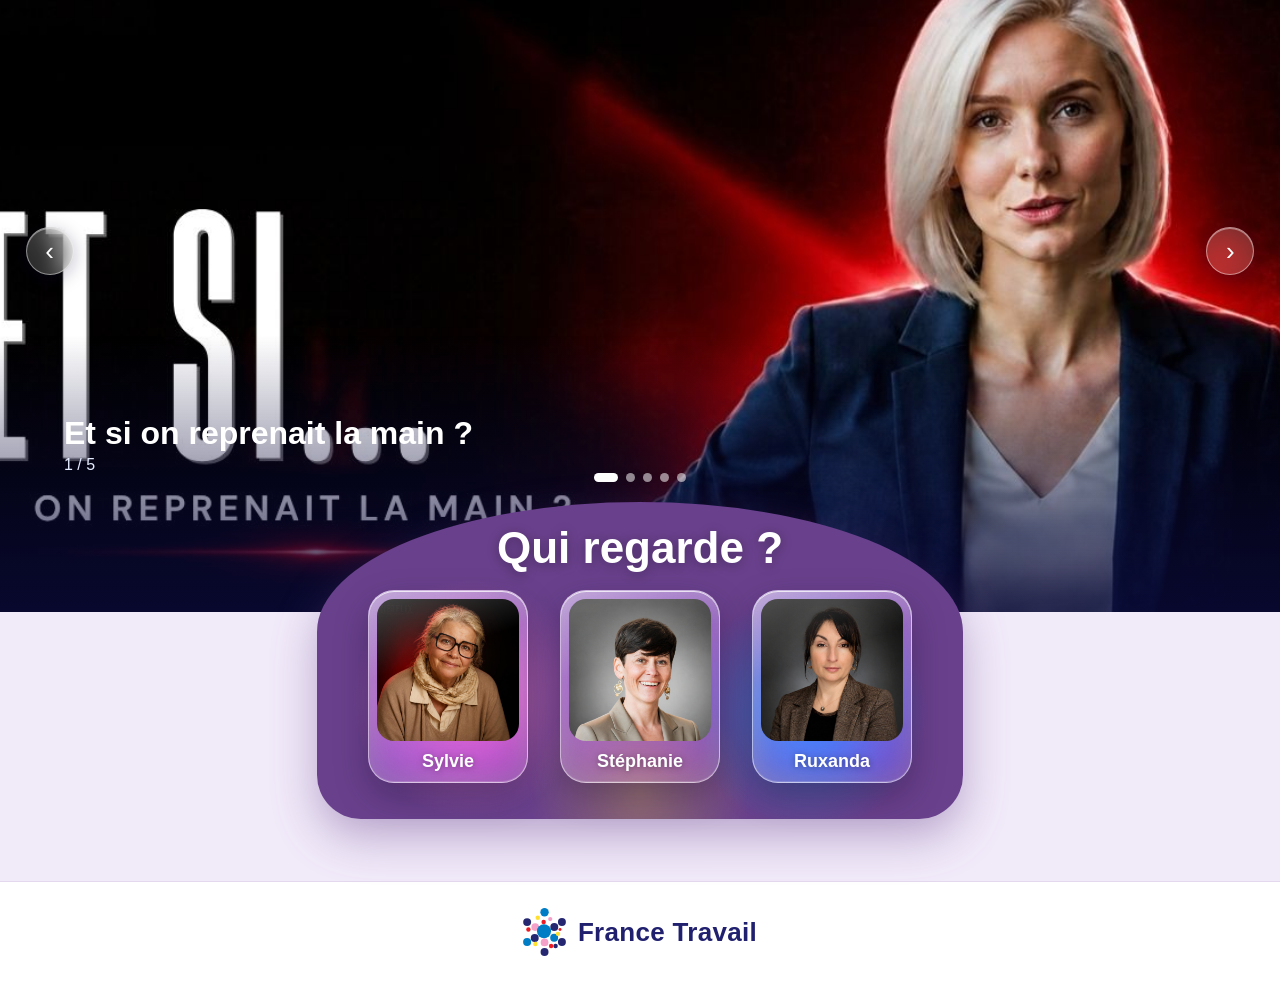
<file: index.html>
<!DOCTYPE html>
<html lang="fr">
<head>
<meta charset="utf-8">
<meta name="viewport" content="width=device-width, initial-scale=1, viewport-fit=cover">
<title>Atelier Senior</title>
<style>
:root{--bg:#141414;--fg:#fff;--muted:#b3b3b3;--red:#0070c0;--dome:clamp(60px,9vw,110px);--curve:clamp(70px,12vw,130px);--drop:0px;box-sizing:border-box;padding-top:env(safe-area-inset-top,0px);padding-bottom:env(safe-area-inset-bottom,0px)}
html{scroll-padding-top:env(safe-area-inset-top,0px)}
*{box-sizing:border-box}
body{margin:0;background:#fff;color:#20206f;font-family:"Helvetica Neue",Arial,sans-serif}
.hidden{display:none!important}
/* Accueil : fond blanc + logos en "feu d'artifice", carrousel pleine largeur, profils sur panneau bleu */
#profiles{min-height:100vh;min-height:100dvh;display:flex;flex-direction:column;position:relative;overflow:hidden;background:#f1eaf9;color:#20206f;text-align:center}
.foot{position:relative;z-index:1;margin-top:auto;background:#fff;display:flex;justify-content:center;padding:26px 4% calc(26px + env(safe-area-inset-bottom,0px));box-shadow:0 -1px 0 #69408c1a}
.brand{display:flex;align-items:center;justify-content:center;gap:12px}
.brand img{height:clamp(34px,5vw,48px);display:block}
.brand .wm{font-weight:800;font-size:clamp(18px,3vw,26px);letter-spacing:.3px;color:#20206f}
.carousel{position:relative;z-index:1;width:100%;height:calc(min(56.25vw,68vh,760px) + var(--drop));overflow:hidden;background:#20206f}
.slide{position:absolute;inset:0;opacity:0;pointer-events:none;transition:opacity .7s;background-size:cover;background-position:center 25%;color:#fff;text-align:left}
.slide.on{opacity:1}
.slide .bg{position:absolute;inset:0;background-size:cover;background-position:center 25%;transform:scale(1);transition:transform 0s linear .8s;will-change:transform}
.slide.on .bg{transform:scale(1.14);transition:transform 9s linear}
@media (prefers-reduced-motion:reduce){.slide.on .bg{transform:none;transition:none}}
.slide .cap{position:absolute;left:0;right:0;bottom:0;padding:80px 5% calc(var(--dome) + 28px);background:linear-gradient(0deg,#0a0a3acc,#0000);font-size:clamp(18px,3.2vw,32px);font-weight:700}
.slide .cap small{display:block;color:#e6ecff;font-weight:400;font-size:clamp(12px,1.6vw,16px);margin-top:4px}
.nav{position:absolute;top:calc((100% - var(--dome)) / 2);transform:translateY(-50%);z-index:3;width:48px;height:48px;border-radius:50%;border:1px solid #ffffff73;background:#ffffff2e;-webkit-backdrop-filter:blur(12px) saturate(160%);backdrop-filter:blur(12px) saturate(160%);box-shadow:0 4px 18px #0a0a3a40,inset 0 1px 0 #ffffff66;color:#fff;font-size:26px;line-height:1;cursor:pointer;transition:background .2s,transform .2s}
.nav:hover{background:#ffffff59}
.nav:active{transform:translateY(-50%) scale(.94)}
.nav.prev{left:2%}.nav.next{right:2%}
.dots{position:absolute;bottom:calc(var(--dome) + 20px);left:0;right:0;z-index:3;display:flex;gap:8px;justify-content:center}
.dots button{width:9px;height:9px;padding:0;border-radius:50%;border:0;background:#fff8;cursor:pointer}
.dots button.on{background:#fff;width:24px;border-radius:5px}
.panelSlot{position:relative;z-index:2;width:fit-content;max-width:calc(100% - 16px);margin:calc(var(--dome) * -1) auto clamp(36px,7vh,64px)}
.panelWrap{filter:drop-shadow(0 18px 22px #69408c66)}
.panel{border-radius:50% 50% 44px 44px / var(--curve) var(--curve) 44px 44px;
  background:radial-gradient(circle 120px at 24% 62%,#ff7fbf8c,#ff7fbf00),radial-gradient(circle 120px at 76% 66%,#0a8de099,#0a8de000),radial-gradient(circle 110px at 50% 92%,#ffe03047,#ffe03000),#69408C;
  padding:22px clamp(18px,4vw,52px) clamp(26px,4vh,38px)}
/* Apparition : une bulle monte du bas de l'écran, grossit en bloc, puis les profils apparaissent */
@keyframes bubbleRise{
  0%{transform:translateY(var(--rise,100vh));animation-timing-function:cubic-bezier(.22,.75,.3,1)}
  78%{transform:translateY(-14px);animation-timing-function:ease-in-out}
  100%{transform:translateY(0)}
}
@keyframes bubbleGrow{
  0%{clip-path:circle(5% at 50% 100%)}
  100%{clip-path:circle(115% at 50% 100%)}
}
@keyframes fadeUp{from{opacity:0;transform:translateY(14px)}to{opacity:1;transform:none}}
@keyframes popIn{0%{opacity:0;transform:translateY(26px) scale(.6)}100%{opacity:1;transform:none}}
.panelWrap{animation:bubbleRise 1.7s linear .1s backwards paused}
.panel{animation:bubbleGrow 1.5s cubic-bezier(.3,.7,.2,1) .1s backwards paused}
.panel h2{animation:fadeUp .7s ease-out 1.05s backwards paused}
.profile{animation:popIn .75s cubic-bezier(.2,1.5,.4,1) backwards paused}
.profile:nth-child(1){animation-delay:1.1s}
.profile:nth-child(2){animation-delay:1.25s}
.profile:nth-child(3){animation-delay:1.4s}
.panelWrap.go,.panelWrap.go .panel,.panelWrap.go h2,.panelWrap.go .profile{animation-play-state:running}
@media (prefers-reduced-motion:reduce){.panelWrap,.panel,.panel h2,.profile{animation:none!important}}
.panel h2{margin:0 0 18px;line-height:1.1;font-size:clamp(26px,4.4vw,44px);font-weight:700;color:#fff;text-shadow:0 2px 12px #0000004d}
.grid{display:flex;flex-wrap:nowrap;gap:clamp(10px,3vw,32px);justify-content:center}
.profile{position:relative;display:block;cursor:pointer;text-decoration:none;width:clamp(84px,26vw,160px);padding:8px 8px 10px;border-radius:26px;border:1px solid #ffffff8c;
  background:linear-gradient(145deg,#ffffff57,#ffffff14);
  -webkit-backdrop-filter:blur(22px) saturate(190%);backdrop-filter:blur(22px) saturate(190%);
  box-shadow:0 14px 34px #1408284d,inset 0 1px 0 #ffffffbf,inset 0 -1px 0 #ffffff26,inset 0 0 24px #ffffff1f;
  color:#fff;font-size:clamp(14px,2vw,18px);font-weight:600;text-shadow:0 1px 6px #00000059;transition:transform .2s,background .2s,box-shadow .2s}
.profile::before{content:"";position:absolute;inset:0;border-radius:inherit;pointer-events:none;background:linear-gradient(160deg,#ffffff4d 0%,#ffffff00 36%)}
.avatar{width:100%;aspect-ratio:1;border-radius:17px;background-size:cover;background-position:center;display:flex;align-items:center;justify-content:center;font-size:clamp(36px,7vw,64px);font-weight:700;color:#fff;border:0;transition:.15s}
.profile:hover,.profile:focus-visible{outline:none;transform:translateY(-5px);background:linear-gradient(145deg,#ffffff75,#ffffff24);box-shadow:0 20px 40px #14082866,inset 0 1px 0 #fff,inset 0 -1px 0 #ffffff33,inset 0 0 26px #ffffff2e}
.profile:focus-visible{box-shadow:0 0 0 3px #fff,0 20px 40px #14082866}
.profile span{display:block;margin-top:10px}
@media(max-width:640px){
  .carousel{height:calc(min(100vw,68vh) + var(--drop))}
  .nav{width:40px;height:40px;font-size:22px}
}
</style>
</head>
<body>

<!-- PAGE D'ACCUEIL : carrousel + choix du profil (chaque profil ouvre sa propre page) -->
<section id="profiles">
  <div class="carousel" id="carousel">
    <div id="slides"></div>
    <button class="nav prev" id="prev" aria-label="Précédent">‹</button>
    <button class="nav next" id="next" aria-label="Suivant">›</button>
    <div class="dots" id="dots"></div>
  </div>
  <div class="panelSlot" id="panelSlot">
    <div class="panelWrap" id="panelWrap">
      <div class="panel">
        <h2>Qui regarde ?</h2>
        <div class="grid" id="profileGrid"></div>
      </div>
    </div>
  </div>
  <footer class="foot"><div class="brand" id="brand"></div></footer>
</section>

<script src="config.js"></script>
<script>
const $ = id => document.getElementById(id);

/* Logo France Travail (SVG vectoriel intégré) dans le pied de page */
const LOGO = "[data-uri]";
(function(){
  const b = $("brand");
  const i = document.createElement("img"); i.src = LOGO; i.alt = ""; b.appendChild(i);
  const t = document.createElement("span"); t.className = "wm"; t.textContent = "France Travail"; b.appendChild(t);
})();

/* Profils : chaque carte est un lien vers la page du profil */
PROFILES.forEach(p=>{
  const a = document.createElement("a");
  a.className = "profile";
  a.href = p.page;
  a.innerHTML = `<div class="avatar"></div><span></span>`;
  a.querySelector("span").textContent = p.name;
  paintAvatar(a.querySelector(".avatar"), p);
  $("profileGrid").appendChild(a);
});

/* Carrousel de la page d'accueil */
(function(){
  const slides=$("slides"), dots=$("dots"), palette=["#0070c0","#20206f","#c2478a","#0a4a8a","#8a3a7a"];
  let idx=0, timer;
  VIDEOS.forEach((v,i)=>{
    const b=document.createElement("div"); b.className="slide";
    { const g=`linear-gradient(${120+i*30}deg,${palette[i%palette.length]},#111 80%)`; const bg=document.createElement("div"); bg.className="bg"; bg.setAttribute("style", v.thumb?`background-image:url("${v.thumb}"),${g}`:`background-image:${g}`); b.appendChild(bg); }
    b.insertAdjacentHTML("beforeend",'<div class="cap"></div>');
    b.querySelector(".cap").innerHTML="";
    const t=document.createElement("span"); t.textContent=v.title;
    const sm=document.createElement("small"); sm.textContent=(i+1)+" / "+VIDEOS.length;
    b.querySelector(".cap").append(t,sm);
    slides.appendChild(b);
    const d=document.createElement("button"); d.setAttribute("aria-label","Vidéo "+(i+1)); d.onclick=()=>{go(i);restart();};
    dots.appendChild(d);
  });
  function go(n){
    idx=(n+VIDEOS.length)%VIDEOS.length;
    [...slides.children].forEach((e,i)=>e.classList.toggle("on",i===idx));
    [...dots.children].forEach((e,i)=>e.classList.toggle("on",i===idx));
  }
  function restart(){clearInterval(timer);timer=setInterval(()=>go(idx+1),6500);}
  $("prev").onclick=()=>{go(idx-1);restart();};
  $("next").onclick=()=>{go(idx+1);restart();};
  let sx=null;   /* balayage au doigt */
  $("carousel").addEventListener("touchstart",e=>{sx=e.touches[0].clientX;},{passive:true});
  $("carousel").addEventListener("touchend",e=>{
    if(sx===null) return;
    const dx=e.changedTouches[0].clientX-sx; sx=null;
    if(Math.abs(dx)>40){ go(idx+(dx<0?1:-1)); restart(); }
  },{passive:true});
  $("carousel").onmouseenter=()=>clearInterval(timer);
  $("carousel").onmouseleave=restart;
  requestAnimationFrame(()=>requestAnimationFrame(()=>go(0)));   /* laisse le navigateur peindre l'état initial pour que le zoom démarre */
  restart();
})();


/* La bulle part du bas de l'écran et monte jusqu'à sa place ; elle démarre quand elle devient visible */
(function(){
  const wrap=$("panelWrap");
  function setRise(){
    const r=$("panelSlot").getBoundingClientRect();   /* position finale (la bulle, elle, est décalée) */
    wrap.style.setProperty("--rise", Math.max(120, innerHeight - r.top + 40) + "px");
  }
  if(!("IntersectionObserver" in window)){ wrap.classList.add("go"); return; }
  new IntersectionObserver(es=>{
    es.forEach(e=>{ if(e.isIntersecting && !wrap.classList.contains("go")){ setRise(); wrap.classList.add("go"); } });
  },{threshold:.35}).observe($("panelSlot"));
})();
</script>
</body>
</html>
</file>
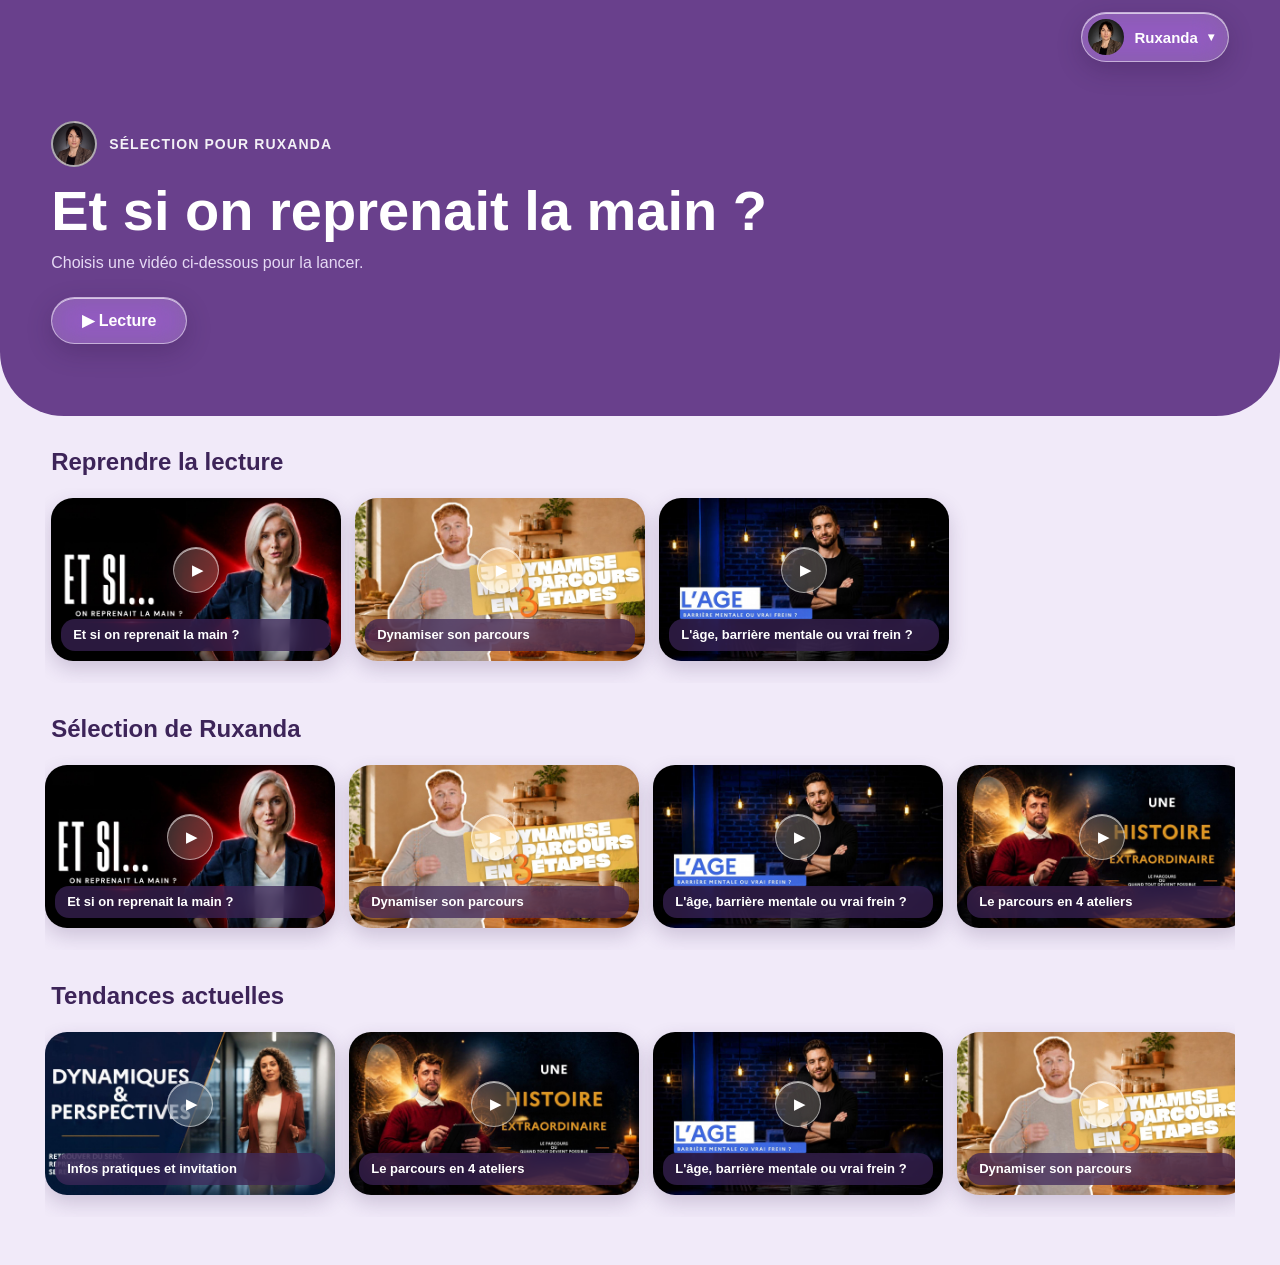
<file: ruxanda.html>
<!DOCTYPE html>
<html lang="fr">
<head>
<meta charset="utf-8">
<meta name="viewport" content="width=device-width, initial-scale=1, viewport-fit=cover">
<title>Ruxanda · Atelier Senior</title>
<link rel="stylesheet" href="profil.css">
</head>
<body data-page="ruxanda.html">

<header>
  <div class="meWrap">
    <button class="me glass" id="switch" title="Changer de profil" aria-haspopup="true" aria-expanded="false">
      <div class="av" id="meAvatar"></div><span id="meName"></span><span class="caret">▾</span>
    </button>
    <div class="menu hidden" id="menu" role="menu"></div>
  </div>
</header>

<section class="hero">
  <div class="eyebrow"><div class="av" id="heroAvatar"></div><span id="heroWho"></span></div>
  <h2 id="heroTitle"></h2>
  <p>Choisis une vidéo ci-dessous pour la lancer.</p>
  <button class="btn glass" id="heroPlay">▶ Lecture</button>
</section>

<div id="rows"></div>
<div class="pad"></div>

<div id="player" class="hidden">
  <div class="box">
    <button class="close glass" id="closePlayer" aria-label="Fermer">✕</button>
    <div id="playerMedia"></div>
    <h4 id="playerTitle"></h4>
  </div>
</div>

<script src="config.js"></script>
<script src="profil.js"></script>
</body>
</html>
</file>
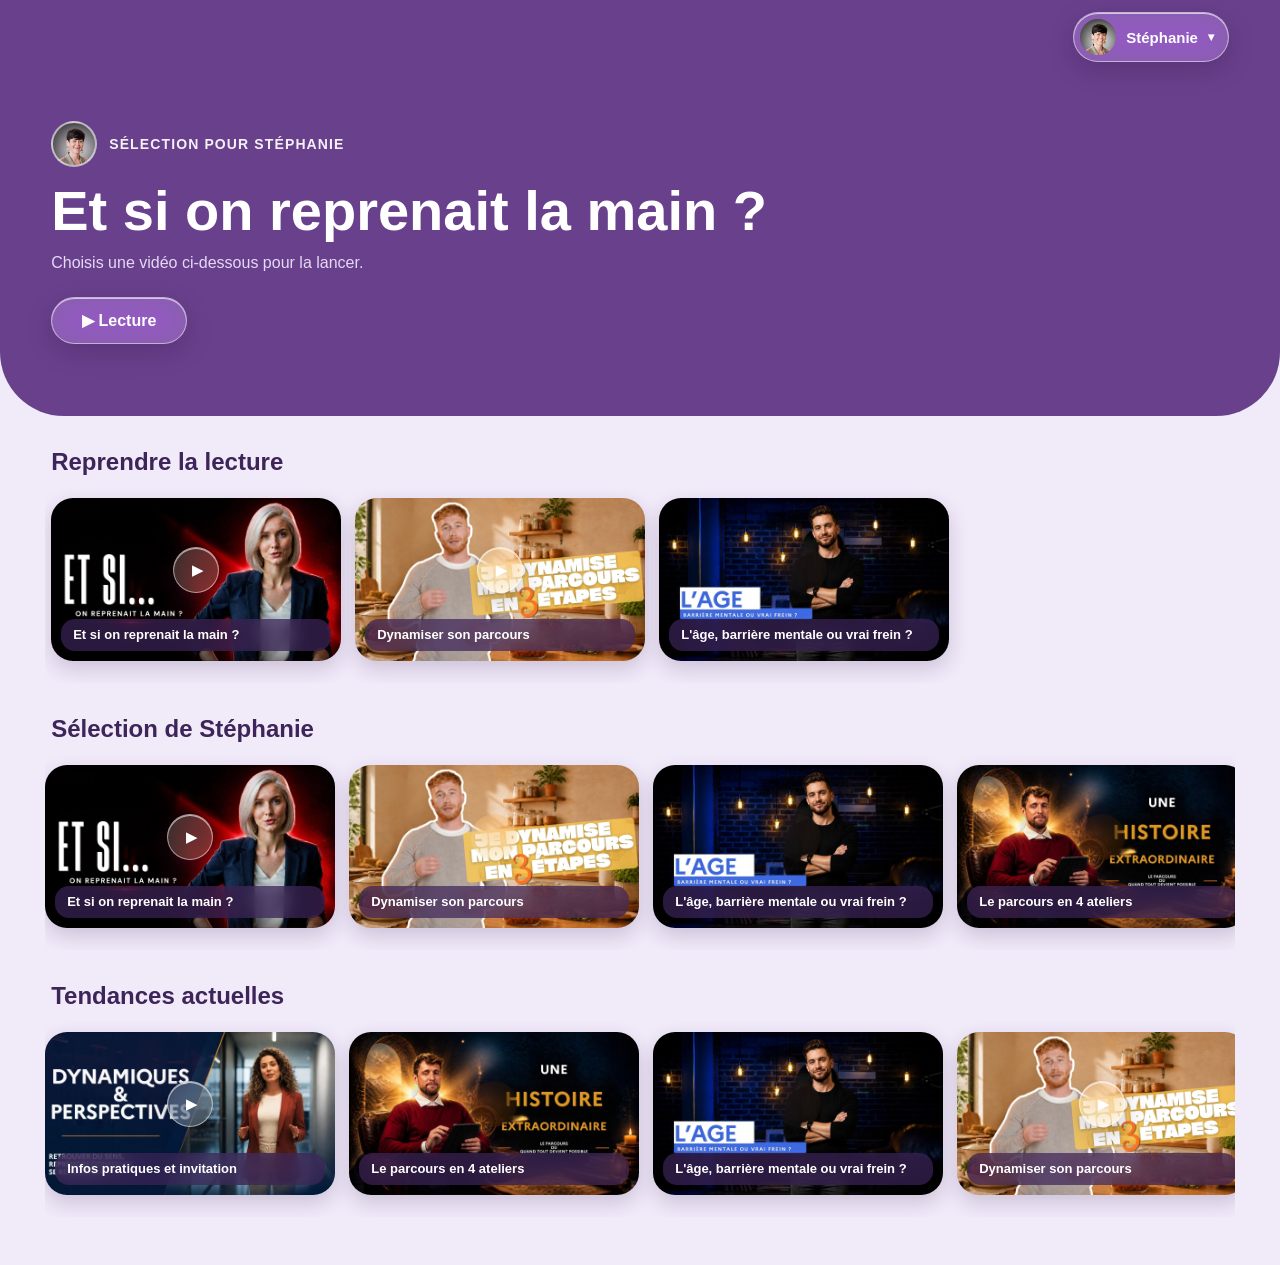
<file: stephanie.html>
<!DOCTYPE html>
<html lang="fr">
<head>
<meta charset="utf-8">
<meta name="viewport" content="width=device-width, initial-scale=1, viewport-fit=cover">
<title>Stéphanie · Atelier Senior</title>
<link rel="stylesheet" href="profil.css">
</head>
<body data-page="stephanie.html">

<header>
  <div class="meWrap">
    <button class="me glass" id="switch" title="Changer de profil" aria-haspopup="true" aria-expanded="false">
      <div class="av" id="meAvatar"></div><span id="meName"></span><span class="caret">▾</span>
    </button>
    <div class="menu hidden" id="menu" role="menu"></div>
  </div>
</header>

<section class="hero">
  <div class="eyebrow"><div class="av" id="heroAvatar"></div><span id="heroWho"></span></div>
  <h2 id="heroTitle"></h2>
  <p>Choisis une vidéo ci-dessous pour la lancer.</p>
  <button class="btn glass" id="heroPlay">▶ Lecture</button>
</section>

<div id="rows"></div>
<div class="pad"></div>

<div id="player" class="hidden">
  <div class="box">
    <button class="close glass" id="closePlayer" aria-label="Fermer">✕</button>
    <div id="playerMedia"></div>
    <h4 id="playerTitle"></h4>
  </div>
</div>

<script src="config.js"></script>
<script src="profil.js"></script>
</body>
</html>
</file>
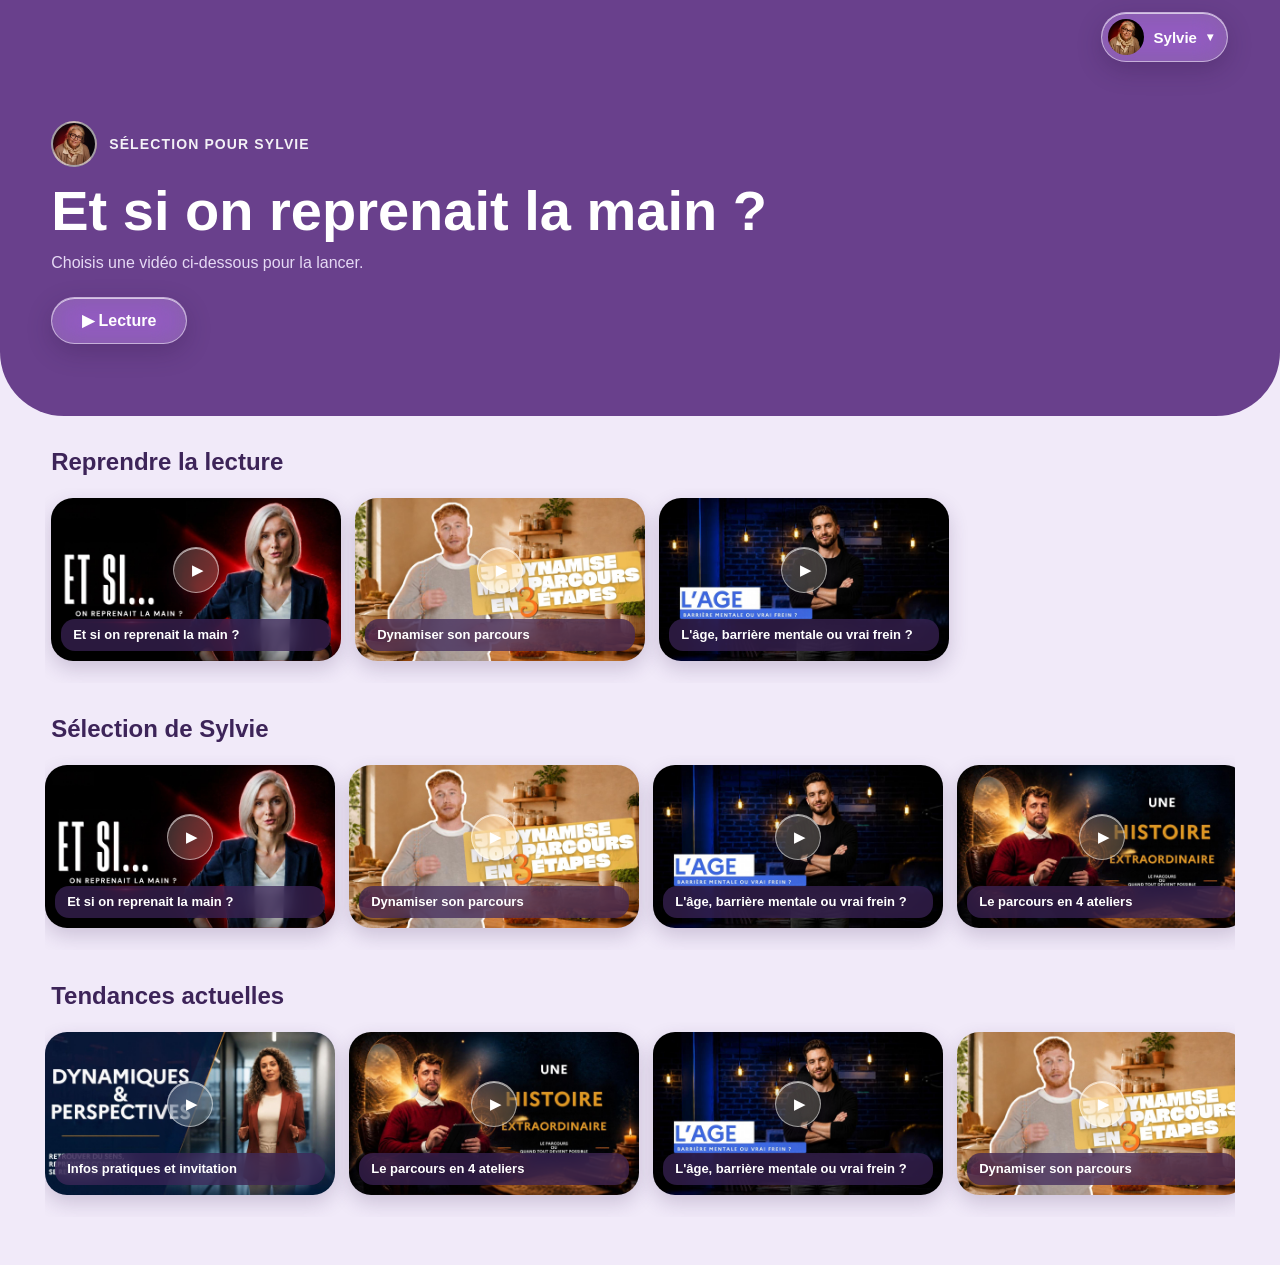
<file: sylvie.html>
<!DOCTYPE html>
<html lang="fr">
<head>
<meta charset="utf-8">
<meta name="viewport" content="width=device-width, initial-scale=1, viewport-fit=cover">
<title>Sylvie · Atelier Senior</title>
<link rel="stylesheet" href="profil.css">
</head>
<body data-page="sylvie.html">

<header>
  <div class="meWrap">
    <button class="me glass" id="switch" title="Changer de profil" aria-haspopup="true" aria-expanded="false">
      <div class="av" id="meAvatar"></div><span id="meName"></span><span class="caret">▾</span>
    </button>
    <div class="menu hidden" id="menu" role="menu"></div>
  </div>
</header>

<section class="hero">
  <div class="eyebrow"><div class="av" id="heroAvatar"></div><span id="heroWho"></span></div>
  <h2 id="heroTitle"></h2>
  <p>Choisis une vidéo ci-dessous pour la lancer.</p>
  <button class="btn glass" id="heroPlay">▶ Lecture</button>
</section>

<div id="rows"></div>
<div class="pad"></div>

<div id="player" class="hidden">
  <div class="box">
    <button class="close glass" id="closePlayer" aria-label="Fermer">✕</button>
    <div id="playerMedia"></div>
    <h4 id="playerTitle"></h4>
  </div>
</div>

<script src="config.js"></script>
<script src="profil.js"></script>
</body>
</html>
</file>
<file: profil.css>
/* Pages de profil — couleurs de l'accueil : violet #69408C et mauve #f1eaf9, aplats sans dégradé */
:root{--violet:#69408C;--violet-d:#3d2459;--violet-dd:#2a1640;--mauve:#f1eaf9;--mauve-m:#d9c9ec}
*{box-sizing:border-box}
html{background:var(--mauve)}
body{margin:0;background:var(--mauve);color:var(--violet-d);font-family:"Helvetica Neue",Arial,sans-serif}
.hidden{display:none!important}
a{color:inherit}

/* Effet verre transparent (boutons) */
.glass{background:#ffffff2e;border:1px solid #ffffff80;-webkit-backdrop-filter:blur(16px) saturate(170%);backdrop-filter:blur(16px) saturate(170%);box-shadow:0 8px 24px #2a143e40,inset 0 1px 0 #ffffffa6;color:#fff}

/* Barre du haut : uniquement le changement de profil */
header{position:sticky;top:0;z-index:5;display:flex;justify-content:flex-end;align-items:center;padding:calc(12px + env(safe-area-inset-top,0px)) 4% 12px;background:var(--violet)}
.meWrap{position:relative}
.me{display:flex;align-items:center;gap:10px;padding:6px 14px 6px 6px;border-radius:999px;cursor:pointer;font:600 15px "Helvetica Neue",Arial,sans-serif;transition:background .2s}
.me:hover{background:#ffffff47}
.me .caret{font-size:12px;transition:transform .15s}
.me[aria-expanded="true"] .caret{transform:rotate(180deg)}
.av{width:36px;height:36px;border-radius:50%;background-size:cover;background-position:center;display:flex;align-items:center;justify-content:center;font-weight:700;color:#fff;flex:0 0 auto}
.menu{position:absolute;right:0;top:calc(100% + 10px);min-width:240px;padding:8px;border-radius:24px;background:#4a2b6acc;border:1px solid #ffffff40;-webkit-backdrop-filter:blur(18px) saturate(170%);backdrop-filter:blur(18px) saturate(170%);box-shadow:0 18px 40px #2a164059,inset 0 1px 0 #ffffff59;z-index:10}
.menu a{display:flex;align-items:center;gap:12px;padding:8px 12px 8px 8px;border-radius:18px;color:#fff;text-decoration:none;font-size:15px;font-weight:600}
.menu a:hover,.menu a:focus-visible{background:#ffffff2b;outline:none}
.menu .av{width:40px;height:40px}
.menu hr{border:0;border-top:1px solid #ffffff33;margin:6px 8px}
.menu .home{padding-left:16px;font-weight:500;opacity:.92}

/* Bandeau violet */
.hero{background:var(--violet);color:#fff;display:flex;flex-direction:column;justify-content:flex-end;min-height:38vh;padding:24px 4% clamp(44px,8vh,76px);border-radius:0 0 clamp(32px,6vw,64px) clamp(32px,6vw,64px)}
.eyebrow{display:flex;align-items:center;gap:12px;font-size:14px;letter-spacing:.08em;text-transform:uppercase;font-weight:600;opacity:.92;margin-bottom:14px}
.eyebrow .av{width:46px;height:46px;border:2px solid #ffffffa6}
.hero h2{margin:0 0 10px;font-size:clamp(28px,6vw,56px);line-height:1.08;max-width:16em}
.hero p{margin:0 0 22px;max-width:34em;color:#e6d9f5;line-height:1.5}
.btn{display:inline-flex;align-items:center;gap:10px;padding:13px 30px;border-radius:999px;cursor:pointer;font:700 16px "Helvetica Neue",Arial,sans-serif;width:max-content;transition:background .2s,transform .2s}
.btn:hover{background:#ffffff47;transform:translateY(-2px)}

/* Rangées de vidéos */
.row{padding:0 4%;margin:32px 0 8px}
.row h3{margin:0 0 12px;font-size:clamp(18px,2.6vw,24px);color:var(--violet-d)}
.scroller{display:flex;gap:14px;overflow-x:auto;padding:10px 6px 22px;margin:0 -6px;scroll-snap-type:x proximity}
.card{flex:0 0 clamp(170px,24vw,290px);aspect-ratio:16/9;border:0;padding:0;border-radius:22px;position:relative;overflow:hidden;cursor:pointer;background-color:var(--violet);background-size:cover;background-position:center 25%;scroll-snap-align:start;color:#fff;text-align:left;box-shadow:0 8px 20px #3d245933;transition:transform .35s,box-shadow .35s}
.card:hover,.card:focus-visible{transform:scale(1.05);box-shadow:0 16px 34px #3d245959;outline:none;z-index:2}
.card:focus-visible{outline:3px solid var(--violet-d)}
.card .play{position:absolute;top:44%;left:50%;transform:translate(-50%,-50%);width:46px;height:46px;border-radius:50%;display:flex;align-items:center;justify-content:center;font-size:15px;padding-left:3px}
.card .t{position:absolute;left:10px;right:10px;bottom:10px;padding:8px 12px;border-radius:14px;font-size:13px;font-weight:600;line-height:1.25;background:#3d2459b3;-webkit-backdrop-filter:blur(10px);backdrop-filter:blur(10px)}
.pv{position:absolute;inset:0;width:100%;height:100%;object-fit:cover;object-position:center 30%;pointer-events:none;background:var(--violet-d)}
.pad{height:max(40px,env(safe-area-inset-bottom,0px))}

/* Lecteur vidéo */
#player{position:fixed;inset:0;z-index:20;background:#2a1640f2;display:flex;align-items:center;justify-content:center;padding:16px}
.box{width:min(1000px,100%);background:var(--violet-dd);border-radius:24px;overflow:hidden;position:relative}
.box video{width:100%;display:block;aspect-ratio:16/9;background:var(--violet-dd)}
.empty{aspect-ratio:16/9;display:flex;align-items:center;justify-content:center;color:#d9c9ec;text-align:center;padding:20px}
.box h4{margin:0;padding:14px 18px;font-size:16px;color:#fff}
.close{position:absolute;top:10px;right:10px;z-index:2;width:42px;height:42px;border-radius:50%;cursor:pointer;font-size:18px;display:flex;align-items:center;justify-content:center}
.close:hover{background:#ffffff47}
@media (max-width:640px){.card{flex-basis:clamp(220px,64vw,290px)}}
@media (prefers-reduced-motion:reduce){.card,.btn{transition:none}}
</file>
